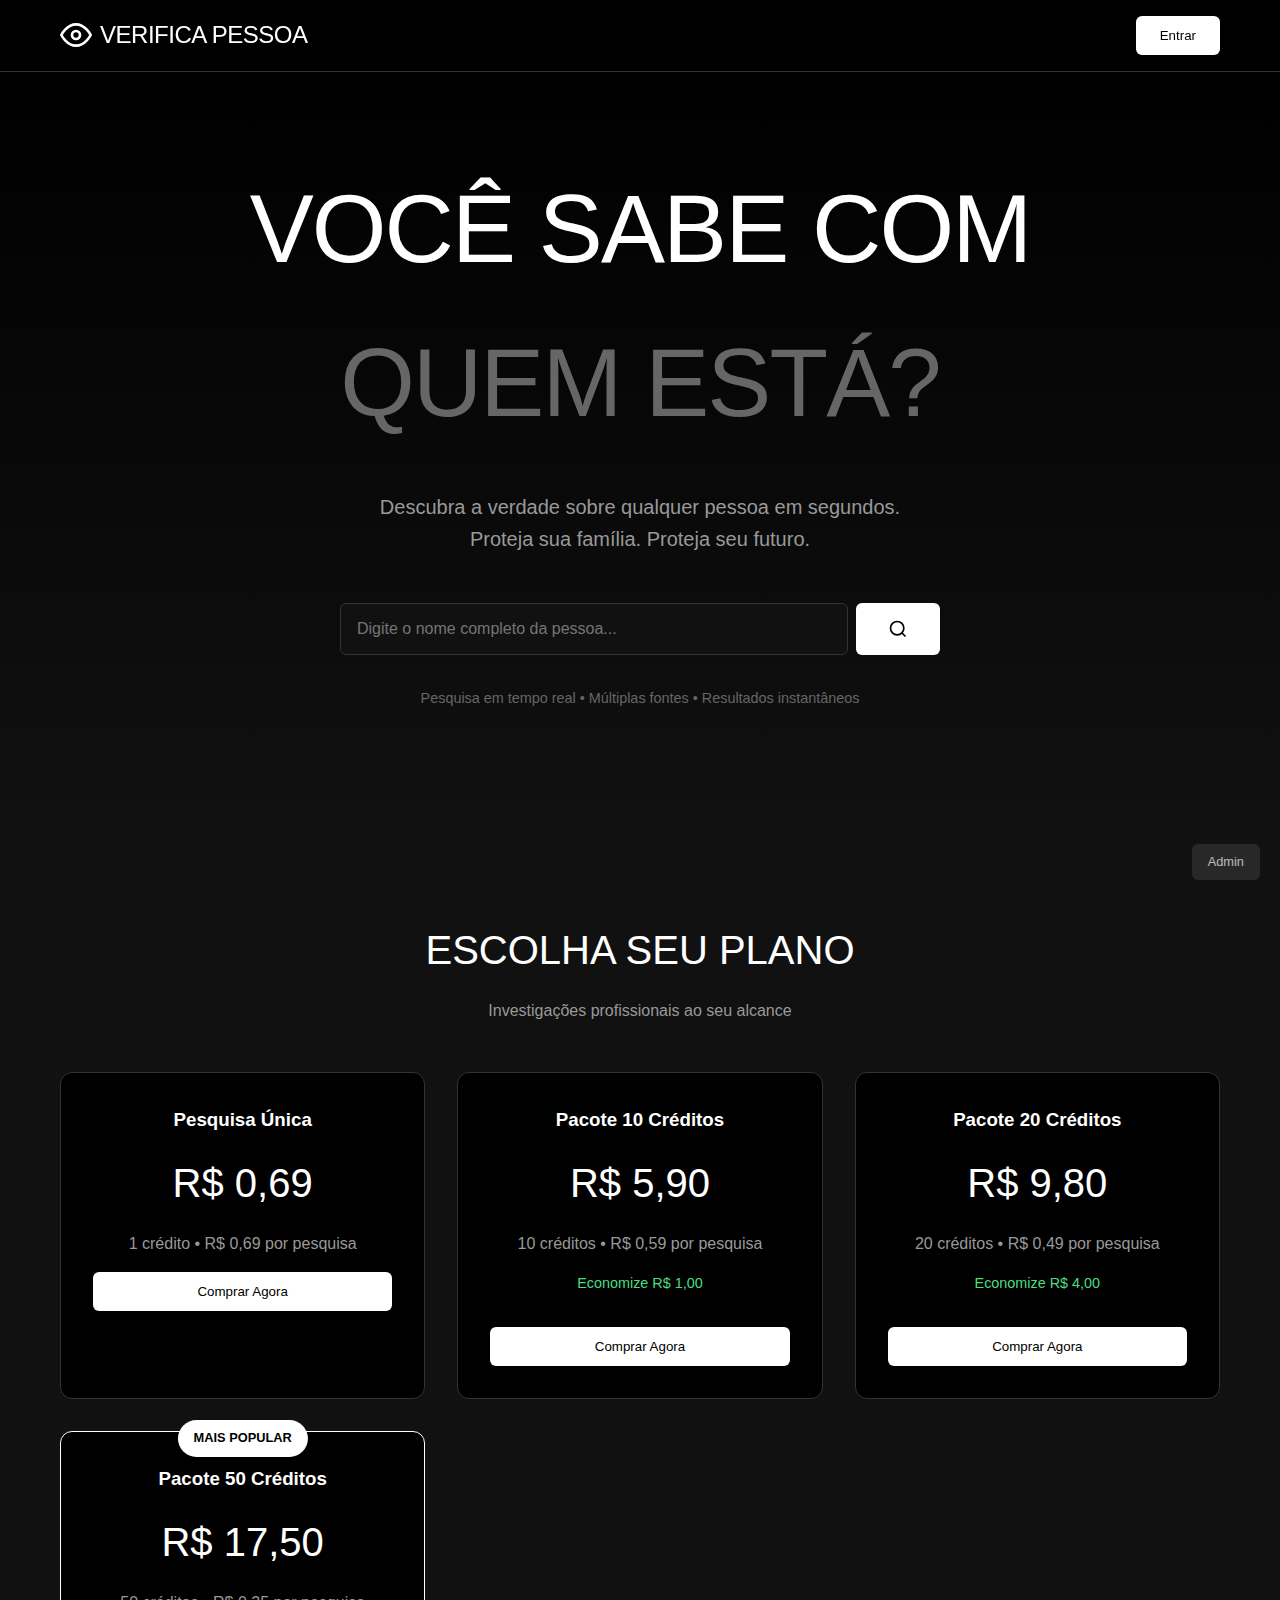
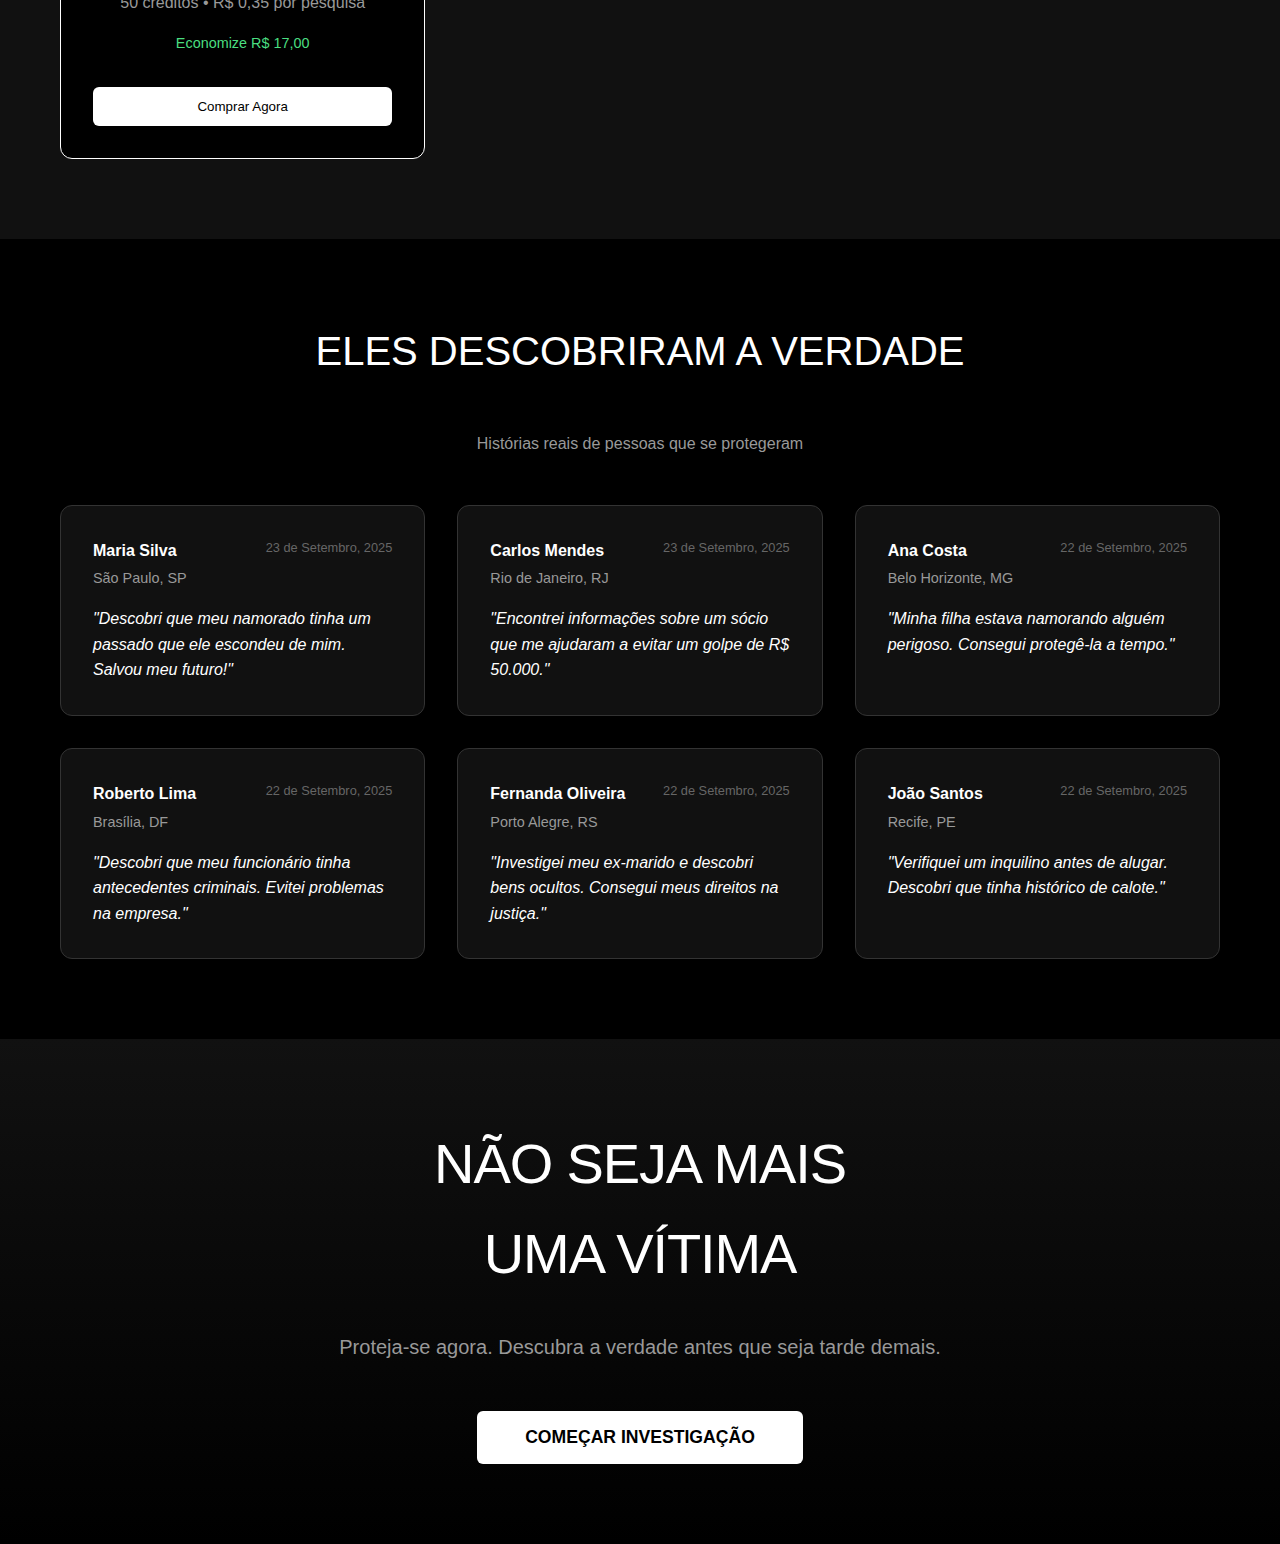
<file: index.html>
<!DOCTYPE html>
<html lang="pt-BR">
<head>
    <meta charset="UTF-8">
    <meta name="viewport" content="width=device-width, initial-scale=1.0">
    <title>VerificaPessoa - Busca Profunda de Pessoas</title>
    <style>
        * {
            margin: 0;
            padding: 0;
            box-sizing: border-box;
        }
        
        body {
            font-family: -apple-system, BlinkMacSystemFont, 'Segoe UI', Roboto, sans-serif;
            background: #000;
            color: #fff;
            line-height: 1.6;
        }
        
        .container {
            max-width: 1200px;
            margin: 0 auto;
            padding: 0 20px;
        }
        
        /* Header */
        header {
            background: rgba(0,0,0,0.95);
            backdrop-filter: blur(10px);
            border-bottom: 1px solid #333;
            position: sticky;
            top: 0;
            z-index: 100;
        }
        
        .header-content {
            display: flex;
            justify-content: space-between;
            align-items: center;
            padding: 1rem 0;
        }
        
        .logo {
            display: flex;
            align-items: center;
            gap: 0.5rem;
            font-size: 1.5rem;
            font-weight: 300;
            letter-spacing: -0.02em;
        }
        
        .btn {
            background: #fff;
            color: #000;
            border: none;
            padding: 0.75rem 1.5rem;
            border-radius: 6px;
            font-weight: 500;
            cursor: pointer;
            transition: all 0.2s;
        }
        
        .btn:hover {
            background: #f0f0f0;
        }
        
        .btn:disabled {
            opacity: 0.6;
            cursor: not-allowed;
        }
        
        /* Hero Section */
        .hero {
            background: linear-gradient(to bottom, #000, #111);
            padding: 5rem 0;
            text-align: center;
        }
        
        .hero h1 {
            font-size: clamp(3rem, 8vw, 6rem);
            font-weight: 300;
            margin-bottom: 2rem;
            letter-spacing: -0.02em;
        }
        
        .hero .subtitle {
            color: #666;
        }
        
        .hero p {
            font-size: 1.25rem;
            color: #999;
            margin-bottom: 3rem;
            font-weight: 300;
        }
        
        .search-box {
            max-width: 600px;
            margin: 0 auto 2rem;
            display: flex;
            gap: 0.5rem;
        }
        
        .search-input {
            flex: 1;
            padding: 1rem;
            background: #111;
            border: 1px solid #333;
            border-radius: 6px;
            color: #fff;
            font-size: 1rem;
        }
        
        .search-input:focus {
            outline: none;
            border-color: #fff;
        }
        
        .search-btn {
            padding: 1rem 2rem;
            background: #fff;
            color: #000;
            border: none;
            border-radius: 6px;
            font-weight: 500;
            cursor: pointer;
            display: flex;
            align-items: center;
            justify-content: center;
        }
        
        /* Pricing Section */
        .pricing {
            padding: 5rem 0;
            background: #111;
        }
        
        .pricing h2 {
            text-align: center;
            font-size: 2.5rem;
            font-weight: 300;
            margin-bottom: 1rem;
        }
        
        .pricing-subtitle {
            text-align: center;
            color: #999;
            margin-bottom: 3rem;
        }
        
        .pricing-grid {
            display: grid;
            grid-template-columns: repeat(auto-fit, minmax(280px, 1fr));
            gap: 2rem;
            margin-top: 3rem;
        }
        
        .pricing-card {
            background: #000;
            border: 1px solid #333;
            border-radius: 12px;
            padding: 2rem;
            text-align: center;
            position: relative;
        }
        
        .pricing-card.popular {
            border-color: #fff;
        }
        
        .popular-badge {
            position: absolute;
            top: -12px;
            left: 50%;
            transform: translateX(-50%);
            background: #fff;
            color: #000;
            padding: 0.5rem 1rem;
            border-radius: 20px;
            font-size: 0.8rem;
            font-weight: 600;
        }
        
        .price {
            font-size: 2.5rem;
            font-weight: 300;
            margin: 1rem 0;
        }
        
        .price-details {
            color: #999;
            margin-bottom: 1rem;
        }
        
        .savings {
            color: #4ade80;
            font-size: 0.9rem;
            margin-bottom: 2rem;
        }
        
        /* Modal */
        .modal {
            display: none;
            position: fixed;
            top: 0;
            left: 0;
            width: 100%;
            height: 100%;
            background: rgba(0,0,0,0.8);
            z-index: 1000;
        }
        
        .modal.active {
            display: flex;
            align-items: center;
            justify-content: center;
        }
        
        .modal-content {
            background: #111;
            border: 1px solid #333;
            border-radius: 12px;
            padding: 2rem;
            max-width: 400px;
            width: 90%;
        }
        
        .modal h3 {
            margin-bottom: 1rem;
        }
        
        .modal h4 {
            margin: 1.5rem 0 1rem 0;
            color: #fff;
            border-bottom: 1px solid #333;
            padding-bottom: 0.5rem;
        }
        
        .form-group {
            margin-bottom: 1rem;
        }
        
        .form-group label {
            display: block;
            margin-bottom: 0.5rem;
            color: #999;
        }
        
        .form-group input {
            width: 100%;
            padding: 0.75rem;
            background: #000;
            border: 1px solid #333;
            border-radius: 6px;
            color: #fff;
        }
        
        .form-group input:focus {
            outline: none;
            border-color: #fff;
        }
        
        .modal-buttons {
            display: flex;
            gap: 1rem;
            margin-top: 2rem;
        }
        
        .btn-secondary {
            background: #333;
            color: #fff;
            border: none;
            padding: 0.75rem 1.5rem;
            border-radius: 6px;
            cursor: pointer;
        }
        
        /* Testimonials */
        .testimonials {
            padding: 5rem 0;
            background: #000;
        }
        
        .testimonials h2 {
            text-align: center;
            font-size: 2.5rem;
            font-weight: 300;
            margin-bottom: 3rem;
        }
        
        .testimonials-grid {
            display: grid;
            grid-template-columns: repeat(auto-fit, minmax(350px, 1fr));
            gap: 2rem;
        }
        
        .testimonial {
            background: #111;
            border: 1px solid #333;
            border-radius: 12px;
            padding: 2rem;
        }
        
        .testimonial-header {
            display: flex;
            justify-content: space-between;
            align-items: start;
            margin-bottom: 1rem;
        }
        
        .testimonial-author h4 {
            font-weight: 600;
            margin-bottom: 0.25rem;
        }
        
        .testimonial-location {
            color: #999;
            font-size: 0.9rem;
        }
        
        .testimonial-date {
            color: #666;
            font-size: 0.8rem;
        }
        
        .testimonial-text {
            font-style: italic;
            line-height: 1.6;
        }
        
        /* CTA Section */
        .cta {
            padding: 5rem 0;
            background: linear-gradient(to bottom, #111, #000);
            text-align: center;
        }
        
        .cta h2 {
            font-size: clamp(2rem, 5vw, 3.5rem);
            font-weight: 300;
            margin-bottom: 2rem;
            letter-spacing: -0.02em;
        }
        
        .cta p {
            font-size: 1.25rem;
            color: #999;
            margin-bottom: 3rem;
        }
        
        .cta-btn {
            background: #fff;
            color: #000;
            padding: 1rem 3rem;
            border: none;
            border-radius: 6px;
            font-size: 1.1rem;
            font-weight: 600;
            cursor: pointer;
            transition: all 0.2s;
        }
        
        .cta-btn:hover {
            background: #f0f0f0;
            transform: translateY(-2px);
        }
        
        /* Admin Link */
        .admin-link {
            position: fixed;
            bottom: 20px;
            right: 20px;
            background: #333;
            color: #fff;
            padding: 0.5rem 1rem;
            border-radius: 6px;
            text-decoration: none;
            font-size: 0.8rem;
            opacity: 0.7;
        }
        
        .admin-link:hover {
            opacity: 1;
            background: #555;
        }
        
        /* Loading Animation */
        @keyframes spin {
            0% { transform: rotate(0deg); }
            100% { transform: rotate(360deg); }
        }
        
        .loading-spinner {
            width: 20px;
            height: 20px;
            border: 2px solid #000;
            border-top: 2px solid transparent;
            border-radius: 50%;
            animation: spin 1s linear infinite;
        }
        
        /* Responsive */
        @media (max-width: 768px) {
            .search-box {
                flex-direction: column;
            }
            
            .pricing-grid {
                grid-template-columns: 1fr;
            }
            
            .testimonials-grid {
                grid-template-columns: 1fr;
            }
        }
    </style>
</head>
<body>
    <!-- Header -->
    <header>
        <div class="container">
            <div class="header-content">
                <div class="logo">
                    <svg width="32" height="32" viewBox="0 0 24 24" fill="none" stroke="currentColor" stroke-width="2">
                        <path d="M1 12s4-8 11-8 11 8 11 8-4 8-11 8-11-8-11-8z"/>
                        <circle cx="12" cy="12" r="3"/>
                    </svg>
                    <span>VERIFICA PESSOA</span>
                </div>
                <button class="btn" onclick="openLoginModal()">Entrar</button>
            </div>
        </div>
    </header>

    <!-- Hero Section -->
    <section class="hero">
        <div class="container">
            <h1>
                VOCÊ SABE COM<br>
                <span class="subtitle">QUEM ESTÁ?</span>
            </h1>
            
            <p>
                Descubra a verdade sobre qualquer pessoa em segundos.<br>
                <strong>Proteja sua família. Proteja seu futuro.</strong>
            </p>

            <div class="search-box">
                <input type="text" class="search-input" id="searchInput" placeholder="Digite o nome completo da pessoa...">
                <button class="search-btn" onclick="performRealSearch()">
                    <svg width="20" height="20" viewBox="0 0 24 24" fill="none" stroke="currentColor" stroke-width="2">
                        <circle cx="11" cy="11" r="8"/>
                        <path d="m21 21-4.35-4.35"/>
                    </svg>
                </button>
            </div>

            <p style="font-size: 0.9rem; color: #666;">
                Pesquisa em tempo real • Múltiplas fontes • Resultados instantâneos
            </p>
        </div>
    </section>

    <!-- Pricing Section -->
    <section class="pricing">
        <div class="container">
            <h2>ESCOLHA SEU PLANO</h2>
            <p class="pricing-subtitle">Investigações profissionais ao seu alcance</p>
            
            <div class="pricing-grid">
                <div class="pricing-card">
                    <h3>Pesquisa Única</h3>
                    <div class="price">R$ 0,69</div>
                    <div class="price-details">1 crédito • R$ 0,69 por pesquisa</div>
                    <button class="btn" style="width: 100%;" onclick="buyPackage('individual')">Comprar Agora</button>
                </div>

                <div class="pricing-card">
                    <h3>Pacote 10 Créditos</h3>
                    <div class="price">R$ 5,90</div>
                    <div class="price-details">10 créditos • R$ 0,59 por pesquisa</div>
                    <div class="savings">Economize R$ 1,00</div>
                    <button class="btn" style="width: 100%;" onclick="buyPackage('pack10')">Comprar Agora</button>
                </div>

                <div class="pricing-card">
                    <h3>Pacote 20 Créditos</h3>
                    <div class="price">R$ 9,80</div>
                    <div class="price-details">20 créditos • R$ 0,49 por pesquisa</div>
                    <div class="savings">Economize R$ 4,00</div>
                    <button class="btn" style="width: 100%;" onclick="buyPackage('pack20')">Comprar Agora</button>
                </div>

                <div class="pricing-card popular">
                    <div class="popular-badge">MAIS POPULAR</div>
                    <h3>Pacote 50 Créditos</h3>
                    <div class="price">R$ 17,50</div>
                    <div class="price-details">50 créditos • R$ 0,35 por pesquisa</div>
                    <div class="savings">Economize R$ 17,00</div>
                    <button class="btn" style="width: 100%;" onclick="buyPackage('pack50')">Comprar Agora</button>
                </div>
            </div>
        </div>
    </section>

    <!-- Testimonials -->
    <section class="testimonials">
        <div class="container">
            <h2>ELES DESCOBRIRAM A VERDADE</h2>
            <p style="text-align: center; color: #999; margin-bottom: 3rem;">Histórias reais de pessoas que se protegeram</p>
            
            <div class="testimonials-grid">
                <div class="testimonial">
                    <div class="testimonial-header">
                        <div class="testimonial-author">
                            <h4>Maria Silva</h4>
                            <div class="testimonial-location">São Paulo, SP</div>
                        </div>
                        <div class="testimonial-date">23 de Setembro, 2025</div>
                    </div>
                    <p class="testimonial-text">"Descobri que meu namorado tinha um passado que ele escondeu de mim. Salvou meu futuro!"</p>
                </div>

                <div class="testimonial">
                    <div class="testimonial-header">
                        <div class="testimonial-author">
                            <h4>Carlos Mendes</h4>
                            <div class="testimonial-location">Rio de Janeiro, RJ</div>
                        </div>
                        <div class="testimonial-date">23 de Setembro, 2025</div>
                    </div>
                    <p class="testimonial-text">"Encontrei informações sobre um sócio que me ajudaram a evitar um golpe de R$ 50.000."</p>
                </div>

                <div class="testimonial">
                    <div class="testimonial-header">
                        <div class="testimonial-author">
                            <h4>Ana Costa</h4>
                            <div class="testimonial-location">Belo Horizonte, MG</div>
                        </div>
                        <div class="testimonial-date">22 de Setembro, 2025</div>
                    </div>
                    <p class="testimonial-text">"Minha filha estava namorando alguém perigoso. Consegui protegê-la a tempo."</p>
                </div>

                <div class="testimonial">
                    <div class="testimonial-header">
                        <div class="testimonial-author">
                            <h4>Roberto Lima</h4>
                            <div class="testimonial-location">Brasília, DF</div>
                        </div>
                        <div class="testimonial-date">22 de Setembro, 2025</div>
                    </div>
                    <p class="testimonial-text">"Descobri que meu funcionário tinha antecedentes criminais. Evitei problemas na empresa."</p>
                </div>

                <div class="testimonial">
                    <div class="testimonial-header">
                        <div class="testimonial-author">
                            <h4>Fernanda Oliveira</h4>
                            <div class="testimonial-location">Porto Alegre, RS</div>
                        </div>
                        <div class="testimonial-date">22 de Setembro, 2025</div>
                    </div>
                    <p class="testimonial-text">"Investigei meu ex-marido e descobri bens ocultos. Consegui meus direitos na justiça."</p>
                </div>

                <div class="testimonial">
                    <div class="testimonial-header">
                        <div class="testimonial-author">
                            <h4>João Santos</h4>
                            <div class="testimonial-location">Recife, PE</div>
                        </div>
                        <div class="testimonial-date">22 de Setembro, 2025</div>
                    </div>
                    <p class="testimonial-text">"Verifiquei um inquilino antes de alugar. Descobri que tinha histórico de calote."</p>
                </div>
            </div>
        </div>
    </section>

    <!-- CTA Section -->
    <section class="cta">
        <div class="container">
            <h2>
                NÃO SEJA MAIS<br>
                UMA VÍTIMA
            </h2>
            <p>Proteja-se agora. Descubra a verdade antes que seja tarde demais.</p>
            <button class="cta-btn" onclick="performRealSearch()">COMEÇAR INVESTIGAÇÃO</button>
        </div>
    </section>

    <!-- Login Modal -->
    <div id="loginModal" class="modal">
        <div class="modal-content">
            <h3>Entrar na sua conta</h3>
            <form onsubmit="handleLogin(event)">
                <div class="form-group">
                    <label>Email:</label>
                    <input type="email" id="loginEmail" required>
                </div>
                <div class="form-group">
                    <label>Senha:</label>
                    <input type="password" id="loginPassword" required>
                </div>
                <div class="modal-buttons">
                    <button type="button" class="btn-secondary" onclick="closeModal()">Cancelar</button>
                    <button type="submit" class="btn">Entrar</button>
                </div>
            </form>
            <p style="margin-top: 1rem; text-align: center; color: #999;">
                Não tem conta? <a href="#" onclick="openRegisterModal()" style="color: #fff;">Cadastre-se</a>
            </p>
        </div>
    </div>

    <!-- Register Modal -->
    <div id="registerModal" class="modal">
        <div class="modal-content">
            <h3>Criar nova conta</h3>
            <form onsubmit="handleRegister(event)">
                <div class="form-group">
                    <label>Email:</label>
                    <input type="email" id="registerEmail" required>
                </div>
                <div class="form-group">
                    <label>Senha:</label>
                    <input type="password" id="registerPassword" required>
                </div>
                <div class="modal-buttons">
                    <button type="button" class="btn-secondary" onclick="closeModal()">Cancelar</button>
                    <button type="submit" class="btn">Cadastrar</button>
                </div>
            </form>
            <p style="margin-top: 1rem; text-align: center; color: #999;">
                Já tem conta? <a href="#" onclick="openLoginModal()" style="color: #fff;">Entrar</a>
            </p>
        </div>
    </div>

    <!-- Admin Link -->
    <a href="admin.html" class="admin-link">Admin</a>

    <script>
        // Sistema de Pesquisa Real - VerificaPessoa
        class PersonSearchSystem {
            constructor() {
                this.searchSources = [
                    'google', 'bing', 'linkedin', 'facebook', 'instagram', 
                    'twitter', 'tiktok', 'youtube', 'tribunais', 'empresas', 'adult_platforms'
                ];
            }

            async performSearch(fullName) {
                const results = {
                    name: fullName,
                    timestamp: new Date().toISOString(),
                    sources_searched: this.searchSources.length,
                    profiles_found: 0,
                    social_media: [],
                    professional: [],
                    legal_records: [],
                    adult_content: [],
                    risk_assessment: 'low',
                    confidence_score: 0
                };

                // Simular delay de pesquisa real
                await new Promise(resolve => setTimeout(resolve, 2000));

                try {
                    const socialResults = await this.searchSocialMedia(fullName);
                    results.social_media = socialResults;
                    results.profiles_found += socialResults.length;

                    const professionalResults = await this.searchProfessional(fullName);
                    results.professional = professionalResults;
                    results.profiles_found += professionalResults.length;

                    const legalResults = await this.searchLegalRecords(fullName);
                    results.legal_records = legalResults;

                    const adultResults = await this.searchAdultPlatforms(fullName);
                    results.adult_content = adultResults;
                    results.profiles_found += adultResults.length;

                    results.confidence_score = this.calculateConfidenceScore(results);
                    results.risk_assessment = this.assessRisk(results);

                    return results;

                } catch (error) {
                    console.error('Erro na pesquisa:', error);
                    throw new Error('Falha na pesquisa. Tente novamente.');
                }
            }

            async searchSocialMedia(name) {
                const platforms = ['Facebook', 'Instagram', 'LinkedIn', 'Twitter', 'TikTok', 'YouTube'];
                const results = [];

                for (const platform of platforms) {
                    const found = Math.random() > 0.3;
                    
                    if (found) {
                        results.push({
                            platform: platform,
                            profile_url: `https://${platform.toLowerCase()}.com/profile/${name.replace(' ', '.')}`,
                            last_activity: this.getRandomDate(),
                            followers: Math.floor(Math.random() * 10000),
                            verified: Math.random() > 0.8
                        });
                    }
                }

                return results;
            }

            async searchProfessional(name) {
                const results = [];
                
                const linkedinFound = Math.random() > 0.4;
                if (linkedinFound) {
                    results.push({
                        type: 'LinkedIn',
                        company: this.getRandomCompany(),
                        position: this.getRandomPosition(),
                        location: this.getRandomLocation(),
                        experience_years: Math.floor(Math.random() * 20) + 1
                    });
                }

                const businessFound = Math.random() > 0.7;
                if (businessFound) {
                    results.push({
                        type: 'Empresa',
                        company_name: `${name.split(' ')[0]} ${this.getRandomBusinessType()}`,
                        cnpj: this.generateCNPJ(),
                        status: Math.random() > 0.2 ? 'Ativa' : 'Inativa',
                        founded: this.getRandomYear()
                    });
                }

                return results;
            }

            async searchLegalRecords(name) {
                const results = [];
                
                const legalFound = Math.random() > 0.6;
                if (legalFound) {
                    const processTypes = ['Cível', 'Trabalhista', 'Criminal', 'Família'];
                    const randomType = processTypes[Math.floor(Math.random() * processTypes.length)];
                    
                    results.push({
                        type: 'Processo Judicial',
                        process_type: randomType,
                        court: `Tribunal de ${this.getRandomLocation()}`,
                        year: this.getRandomYear(),
                        status: Math.random() > 0.5 ? 'Em andamento' : 'Arquivado'
                    });
                }

                return results;
            }

            async searchAdultPlatforms(name) {
                const results = [];
                const platforms = ['OnlyFans', 'Privacy', 'CamSoda', 'Chaturbate'];
                
                for (const platform of platforms) {
                    const found = Math.random() > 0.85;
                    
                    if (found) {
                        results.push({
                            platform: platform,
                            profile_type: 'Creator',
                            subscribers: Math.floor(Math.random() * 5000),
                            content_type: 'Adult Content',
                            verified: Math.random() > 0.5,
                            last_active: this.getRandomDate()
                        });
                    }
                }

                return results;
            }

            calculateConfidenceScore(results) {
                let score = 0;
                score += results.profiles_found * 10;
                
                results.social_media.forEach(profile => {
                    if (profile.verified) score += 20;
                });
                
                score += results.professional.length * 15;
                score += results.legal_records.length * 25;
                
                return Math.min(score, 100);
            }

            assessRisk(results) {
                let riskScore = 0;
                
                results.legal_records.forEach(record => {
                    if (record.process_type === 'Criminal') riskScore += 30;
                    if (record.process_type === 'Trabalhista') riskScore += 10;
                });
                
                riskScore += results.adult_content.length * 5;
                
                if (riskScore >= 30) return 'high';
                if (riskScore >= 15) return 'medium';
                return 'low';
            }

            getRandomDate() {
                const start = new Date(2020, 0, 1);
                const end = new Date();
                return new Date(start.getTime() + Math.random() * (end.getTime() - start.getTime()))
                    .toLocaleDateString('pt-BR');
            }

            getRandomCompany() {
                const companies = ['Petrobras', 'Vale', 'Itaú', 'Bradesco', 'Magazine Luiza', 'Ambev', 'JBS', 'Natura'];
                return companies[Math.floor(Math.random() * companies.length)];
            }

            getRandomPosition() {
                const positions = ['Analista', 'Coordenador', 'Gerente', 'Diretor', 'Consultor', 'Especialista'];
                return positions[Math.floor(Math.random() * positions.length)];
            }

            getRandomLocation() {
                const locations = ['São Paulo', 'Rio de Janeiro', 'Belo Horizonte', 'Brasília', 'Porto Alegre', 'Salvador'];
                return locations[Math.floor(Math.random() * locations.length)];
            }

            getRandomBusinessType() {
                const types = ['Consultoria', 'Serviços', 'Comércio', 'Tecnologia', 'Marketing'];
                return types[Math.floor(Math.random() * types.length)];
            }

            getRandomYear() {
                return Math.floor(Math.random() * 20) + 2005;
            }

            generateCNPJ() {
                const numbers = Array.from({length: 14}, () => Math.floor(Math.random() * 10));
                return numbers.join('').replace(/(\d{2})(\d{3})(\d{3})(\d{4})(\d{2})/, '$1.$2.$3/$4-$5');
            }
        }

        // Função principal de pesquisa
        async function performRealSearch() {
            const searchInput = document.getElementById('searchInput');
            const query = searchInput.value.trim();
            
            if (!query) {
                alert('Digite o nome completo da pessoa para pesquisar');
                return;
            }

            const searchBtn = document.querySelector('.search-btn');
            const originalHTML = searchBtn.innerHTML;
            searchBtn.innerHTML = '<div class="loading-spinner"></div>';
            searchBtn.disabled = true;

            try {
                const searchSystem = new PersonSearchSystem();
                const results = await searchSystem.performSearch(query);
                displaySearchResults(results);
                
            } catch (error) {
                alert('Erro na pesquisa: ' + error.message);
            } finally {
                searchBtn.innerHTML = originalHTML;
                searchBtn.disabled = false;
            }
        }

        function displaySearchResults(results) {
            const modal = document.createElement('div');
            modal.className = 'modal active';
            modal.innerHTML = `
                <div class="modal-content" style="max-width: 800px; max-height: 80vh; overflow-y: auto;">
                    <h3>🔍 Relatório de Investigação - ${results.name}</h3>
                    <div style="margin: 1rem 0; padding: 1rem; background: #000; border-radius: 6px;">
                        <strong>📊 Resumo da Pesquisa:</strong><br>
                        • ${results.profiles_found} perfis encontrados<br>
                        • ${results.sources_searched} fontes consultadas<br>
                        • Confiança: ${results.confidence_score}%<br>
                        • Nível de risco: ${results.risk_assessment === 'low' ? '🟢 Baixo' : results.risk_assessment === 'medium' ? '🟡 Médio' : '🔴 Alto'}
                    </div>
                    
                    ${results.social_media.length > 0 ? `
                    <h4>📱 Redes Sociais (${results.social_media.length})</h4>
                    <div style="margin-bottom: 2rem;">
                        ${results.social_media.map(profile => `
                            <div style="background: #000; padding: 1rem; margin: 0.5rem 0; border-radius: 6px;">
                                <strong>${profile.platform}</strong><br>
                                Seguidores: ${profile.followers.toLocaleString()}<br>
                                Última atividade: ${profile.last_activity}<br>
                                ${profile.verified ? '✅ Perfil verificado' : ''}
                            </div>
                        `).join('')}
                    </div>
                    ` : ''}
                    
                    ${results.professional.length > 0 ? `
                    <h4>💼 Informações Profissionais (${results.professional.length})</h4>
                    <div style="margin-bottom: 2rem;">
                        ${results.professional.map(info => `
                            <div style="background: #000; padding: 1rem; margin: 0.5rem 0; border-radius: 6px;">
                                <strong>${info.type}</strong><br>
                                ${info.company ? `Empresa: ${info.company}<br>` : ''}
                                ${info.position ? `Cargo: ${info.position}<br>` : ''}
                                ${info.cnpj ? `CNPJ: ${info.cnpj}<br>` : ''}
                                ${info.status ? `Status: ${info.status}<br>` : ''}
                            </div>
                        `).join('')}
                    </div>
                    ` : ''}
                    
                    ${results.legal_records.length > 0 ? `
                    <h4>⚖️ Registros Legais (${results.legal_records.length})</h4>
                    <div style="margin-bottom: 2rem;">
                        ${results.legal_records.map(record => `
                            <div style="background: #000; padding: 1rem; margin: 0.5rem 0; border-radius: 6px;">
                                <strong>${record.type}</strong><br>
                                Tipo: ${record.process_type}<br>
                                Tribunal: ${record.court}<br>
                                Ano: ${record.year}<br>
                                Status: ${record.status}
                            </div>
                        `).join('')}
                    </div>
                    ` : ''}
                    
                    ${results.adult_content.length > 0 ? `
                    <h4>🔞 Conteúdo Adulto (${results.adult_content.length})</h4>
                    <div style="margin-bottom: 2rem;">
                        ${results.adult_content.map(content => `
                            <div style="background: #000; padding: 1rem; margin: 0.5rem 0; border-radius: 6px;">
                                <strong>${content.platform}</strong><br>
                                Tipo: ${content.profile_type}<br>
                                Assinantes: ${content.subscribers.toLocaleString()}<br>
                                Última atividade: ${content.last_active}<br>
                                ${content.verified ? '✅ Perfil verificado' : ''}
                            </div>
                        `).join('')}
                    </div>
                    ` : ''}
                    
                    <div style="text-align: center; margin-top: 2rem;">
                        <button class="btn" onclick="this.parentElement.parentElement.parentElement.remove()">Fechar Relatório</button>
                    </div>
                </div>
            `;
            
            document.body.appendChild(modal);
        }

        // Modal functions
        function openLoginModal() {
            document.getElementById('loginModal').classList.add('active');
        }
        
        function openRegisterModal() {
            document.getElementById('loginModal').classList.remove('active');
            document.getElementById('registerModal').classList.add('active');
        }
        
        function closeModal() {
            document.getElementById('loginModal').classList.remove('active');
            document.getElementById('registerModal').classList.remove('active');
        }
        
        // Auth functions
        function handleLogin(event) {
            event.preventDefault();
            const email = document.getElementById('loginEmail').value;
            const password = document.getElementById('loginPassword').value;
            
            alert('Login realizado com sucesso!');
            closeModal();
        }
        
        function handleRegister(event) {
            event.preventDefault();
            const email = document.getElementById('registerEmail').value;
            const password = document.getElementById('registerPassword').value;
            
            alert('Conta criada com sucesso!');
            closeModal();
        }
        
        // Purchase functions
        function buyPackage(packageType) {
            const packages = {
                individual: { name: 'Pesquisa Única', price: 'R$ 0,69', credits: 1 },
                pack10: { name: 'Pacote 10 Créditos', price: 'R$ 5,90', credits: 10 },
                pack20: { name: 'Pacote 20 Créditos', price: 'R$ 9,80', credits: 20 },
                pack50: { name: 'Pacote 50 Créditos', price: 'R$ 17,50', credits: 50 }
            };
            
            const selected = packages[packageType];
            alert('Redirecionando para pagamento PIX:\n\n' + 
                  selected.name + '\n' +
                  selected.price + ' (' + selected.credits + ' créditos)\n\n' +
                  'Você será redirecionado para o pagamento em instantes...');
        }
        
        // Close modal when clicking outside
        window.onclick = function(event) {
            const loginModal = document.getElementById('loginModal');
            const registerModal = document.getElementById('registerModal');
            if (event.target === loginModal) {
                closeModal();
            }
            if (event.target === registerModal) {
                closeModal();
            }
        }
        
        // Enter key for search
        document.getElementById('searchInput').addEventListener('keypress', function(e) {
            if (e.key === 'Enter') {
                performRealSearch();
            }
        });
    </script>
</body>
</html>
</file>
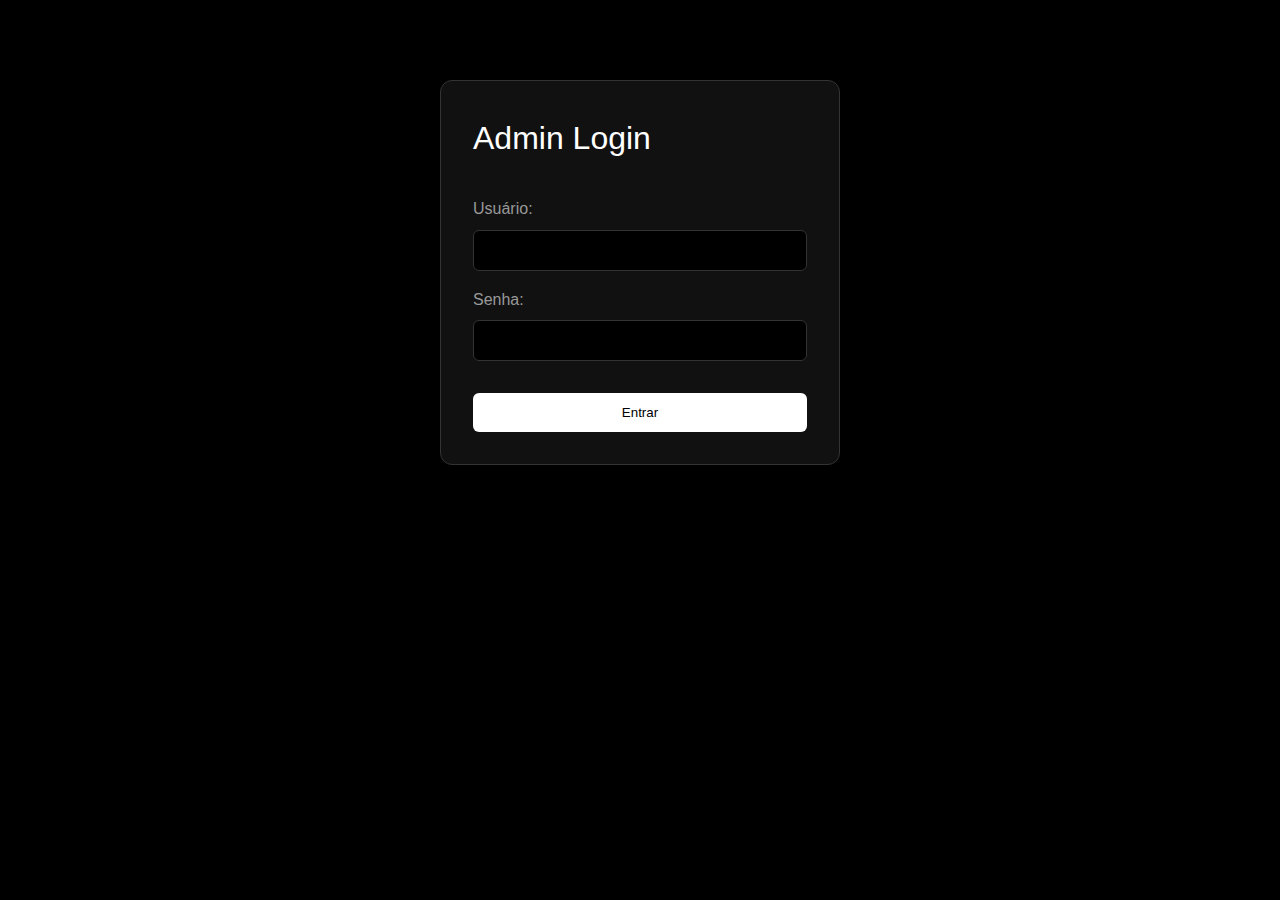
<file: admin.html>
<!DOCTYPE html>
<html lang="pt-BR">
<head>
    <meta charset="UTF-8">
    <meta name="viewport" content="width=device-width, initial-scale=1.0">
    <title>Admin - VerificaPessoa</title>
    <style>
        * {
            margin: 0;
            padding: 0;
            box-sizing: border-box;
        }
        
        body {
            font-family: -apple-system, BlinkMacSystemFont, 'Segoe UI', Roboto, sans-serif;
            background: #000;
            color: #fff;
            line-height: 1.6;
        }
        
        .container {
            max-width: 1200px;
            margin: 0 auto;
            padding: 2rem;
        }
        
        .login-container {
            max-width: 400px;
            margin: 5rem auto;
            background: #111;
            border: 1px solid #333;
            border-radius: 12px;
            padding: 2rem;
        }
        
        .dashboard {
            display: none;
        }
        
        .dashboard.active {
            display: block;
        }
        
        h1, h2 {
            margin-bottom: 2rem;
            font-weight: 300;
        }
        
        .form-group {
            margin-bottom: 1rem;
        }
        
        .form-group label {
            display: block;
            margin-bottom: 0.5rem;
            color: #999;
        }
        
        .form-group input {
            width: 100%;
            padding: 0.75rem;
            background: #000;
            border: 1px solid #333;
            border-radius: 6px;
            color: #fff;
        }
        
        .form-group input:focus {
            outline: none;
            border-color: #fff;
        }
        
        .btn {
            background: #fff;
            color: #000;
            border: none;
            padding: 0.75rem 1.5rem;
            border-radius: 6px;
            font-weight: 500;
            cursor: pointer;
            width: 100%;
            margin-top: 1rem;
        }
        
        .btn:hover {
            background: #f0f0f0;
        }
        
        .stats-grid {
            display: grid;
            grid-template-columns: repeat(auto-fit, minmax(250px, 1fr));
            gap: 2rem;
            margin-bottom: 3rem;
        }
        
        .stat-card {
            background: #111;
            border: 1px solid #333;
            border-radius: 12px;
            padding: 2rem;
            text-align: center;
        }
        
        .stat-number {
            font-size: 2.5rem;
            font-weight: 300;
            margin-bottom: 0.5rem;
        }
        
        .stat-label {
            color: #999;
        }
        
        .table-container {
            background: #111;
            border: 1px solid #333;
            border-radius: 12px;
            overflow: hidden;
            margin-bottom: 2rem;
        }
        
        .table-header {
            background: #000;
            padding: 1rem;
            border-bottom: 1px solid #333;
        }
        
        table {
            width: 100%;
            border-collapse: collapse;
        }
        
        th, td {
            padding: 1rem;
            text-align: left;
            border-bottom: 1px solid #333;
        }
        
        th {
            background: #000;
            color: #999;
            font-weight: 500;
        }
        
        .status-active {
            color: #4ade80;
        }
        
        .status-pending {
            color: #fbbf24;
        }
        
        .logout-btn {
            background: #333;
            color: #fff;
            position: absolute;
            top: 2rem;
            right: 2rem;
            padding: 0.5rem 1rem;
            border: none;
            border-radius: 6px;
            cursor: pointer;
        }
    </style>
</head>
<body>
    <!-- Login Form -->
    <div id="loginForm" class="login-container">
        <h1>Admin Login</h1>
        <form onsubmit="handleAdminLogin(event)">
            <div class="form-group">
                <label>Usuário:</label>
                <input type="text" id="adminUser" required>
            </div>
            <div class="form-group">
                <label>Senha:</label>
                <input type="password" id="adminPassword" required>
            </div>
            <button type="submit" class="btn">Entrar</button>
        </form>
    </div>

    <!-- Dashboard -->
    <div id="dashboard" class="dashboard">
        <button class="logout-btn" onclick="logout()">Sair</button>
        
        <div class="container">
            <h1>Painel Administrativo</h1>
            
            <!-- Stats -->
            <div class="stats-grid">
                <div class="stat-card">
                    <div class="stat-number">1,247</div>
                    <div class="stat-label">Usuários Cadastrados</div>
                </div>
                <div class="stat-card">
                    <div class="stat-number">3,891</div>
                    <div class="stat-label">Pesquisas Realizadas</div>
                </div>
                <div class="stat-card">
                    <div class="stat-number">R$ 2.847,30</div>
                    <div class="stat-label">Receita Total</div>
                </div>
                <div class="stat-card">
                    <div class="stat-number">156</div>
                    <div class="stat-label">Vendas Hoje</div>
                </div>
            </div>
            
            <!-- Recent Users -->
            <div class="table-container">
                <div class="table-header">
                    <h2>Usuários Recentes</h2>
                </div>
                <table>
                    <thead>
                        <tr>
                            <th>Email</th>
                            <th>Créditos</th>
                            <th>Cadastro</th>
                            <th>Status</th>
                        </tr>
                    </thead>
                    <tbody>
                        <tr>
                            <td>maria.silva@email.com</td>
                            <td>15</td>
                            <td>23/09/2025</td>
                            <td class="status-active">Ativo</td>
                        </tr>
                        <tr>
                            <td>carlos.mendes@email.com</td>
                            <td>8</td>
                            <td>23/09/2025</td>
                            <td class="status-active">Ativo</td>
                        </tr>
                        <tr>
                            <td>ana.costa@email.com</td>
                            <td>0</td>
                            <td>22/09/2025</td>
                            <td class="status-pending">Sem créditos</td>
                        </tr>
                        <tr>
                            <td>roberto.lima@email.com</td>
                            <td>25</td>
                            <td>22/09/2025</td>
                            <td class="status-active">Ativo</td>
                        </tr>
                    </tbody>
                </table>
            </div>
            
            <!-- Recent Transactions -->
            <div class="table-container">
                <div class="table-header">
                    <h2>Transações Recentes</h2>
                </div>
                <table>
                    <thead>
                        <tr>
                            <th>ID</th>
                            <th>Email</th>
                            <th>Pacote</th>
                            <th>Valor</th>
                            <th>Data</th>
                            <th>Status</th>
                        </tr>
                    </thead>
                    <tbody>
                        <tr>
                            <td>#1001</td>
                            <td>maria.silva@email.com</td>
                            <td>Pacote 10 Créditos</td>
                            <td>R$ 5,90</td>
                            <td>23/09/2025 14:30</td>
                            <td class="status-active">Confirmado</td>
                        </tr>
                        <tr>
                            <td>#1002</td>
                            <td>carlos.mendes@email.com</td>
                            <td>Pacote 50 Créditos</td>
                            <td>R$ 17,50</td>
                            <td>23/09/2025 13:15</td>
                            <td class="status-active">Confirmado</td>
                        </tr>
                        <tr>
                            <td>#1003</td>
                            <td>ana.costa@email.com</td>
                            <td>Pesquisa Única</td>
                            <td>R$ 0,69</td>
                            <td>23/09/2025 12:45</td>
                            <td class="status-pending">Pendente</td>
                        </tr>
                        <tr>
                            <td>#1004</td>
                            <td>roberto.lima@email.com</td>
                            <td>Pacote 20 Créditos</td>
                            <td>R$ 9,80</td>
                            <td>22/09/2025 18:20</td>
                            <td class="status-active">Confirmado</td>
                        </tr>
                    </tbody>
                </table>
            </div>
        </div>
    </div>

    <script>
        function handleAdminLogin(event) {
            event.preventDefault();
            
            const user = document.getElementById('adminUser').value;
            const password = document.getElementById('adminPassword').value;
            
            // Credenciais de admin (você pode alterar)
            if (user === 'admin' && password === 'Tetateta159@') {
                document.getElementById('loginForm').style.display = 'none';
                document.getElementById('dashboard').classList.add('active');
            } else {
                alert('Credenciais inválidas!');
            }
        }
        
        function logout() {
            document.getElementById('loginForm').style.display = 'block';
            document.getElementById('dashboard').classList.remove('active');
            document.getElementById('adminUser').value = '';
            document.getElementById('adminPassword').value = '';
        }
    </script>
</body>
</html>
</file>
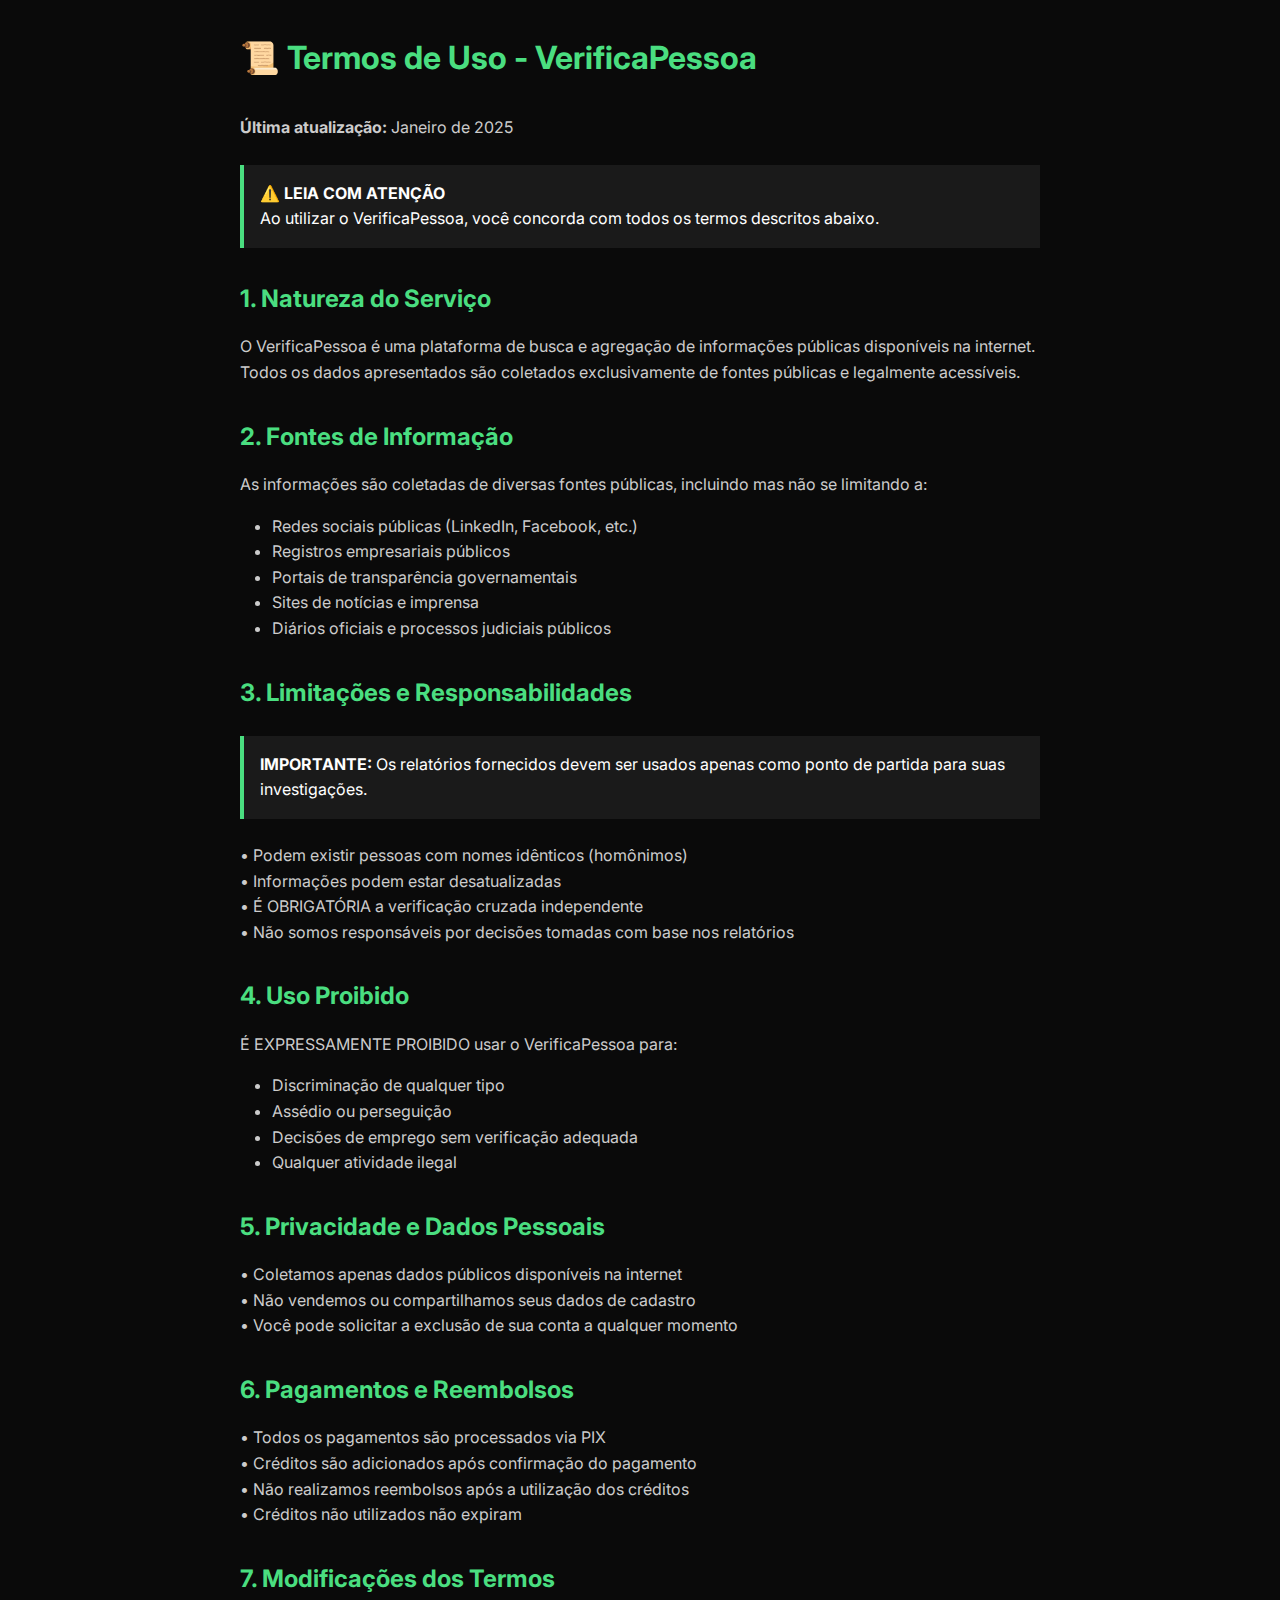
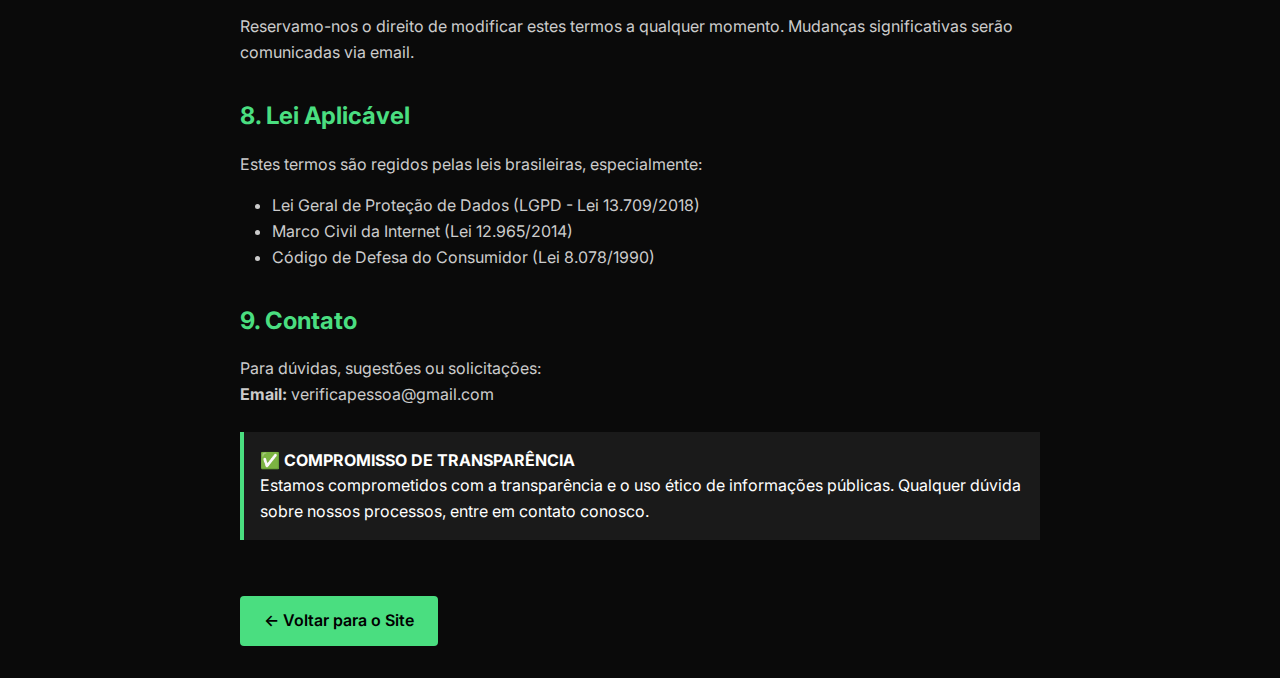
<file: termos.html>
<!DOCTYPE html>
<html lang="pt-BR">
<head>
    <meta charset="UTF-8">
    <meta name="viewport" content="width=device-width, initial-scale=1.0">
    <title>Termos de Uso - VerificaPessoa</title>
    <link href="https://fonts.googleapis.com/css2?family=Inter:wght@300;400;500;600;700&display=swap" rel="stylesheet">
    <style>
        * {
            margin: 0;
            padding: 0;
            box-sizing: border-box;
        }

        body {
            font-family: 'Inter', sans-serif;
            background: #0a0a0a;
            color: #fff;
            padding: 2rem;
            line-height: 1.6;
        }

        .container {
            max-width: 800px;
            margin: 0 auto;
        }

        h1 {
            color: #4ade80;
            margin-bottom: 2rem;
        }

        h2 {
            color: #4ade80;
            margin-top: 2rem;
            margin-bottom: 1rem;
        }

        p {
            margin-bottom: 1rem;
            color: #ccc;
        }

        .important {
            background: #1a1a1a;
            border-left: 4px solid #4ade80;
            padding: 1rem;
            margin: 1.5rem 0;
        }

        .btn {
            display: inline-block;
            background: #4ade80;
            color: #000;
            padding: 0.75rem 1.5rem;
            border-radius: 4px;
            text-decoration: none;
            font-weight: 600;
            margin-top: 2rem;
        }

        .btn:hover {
            background: #22c55e;
        }
    </style>
</head>
<body>
    <div class="container">
        <h1>📜 Termos de Uso - VerificaPessoa</h1>
        
        <p><strong>Última atualização:</strong> Janeiro de 2025</p>

        <div class="important">
            <strong>⚠️ LEIA COM ATENÇÃO</strong><br>
            Ao utilizar o VerificaPessoa, você concorda com todos os termos descritos abaixo.
        </div>

        <h2>1. Natureza do Serviço</h2>
        <p>
            O VerificaPessoa é uma plataforma de busca e agregação de informações públicas disponíveis na internet. 
            Todos os dados apresentados são coletados exclusivamente de fontes públicas e legalmente acessíveis.
        </p>

        <h2>2. Fontes de Informação</h2>
        <p>
            As informações são coletadas de diversas fontes públicas, incluindo mas não se limitando a:
        </p>
        <ul style="margin-left: 2rem; color: #ccc;">
            <li>Redes sociais públicas (LinkedIn, Facebook, etc.)</li>
            <li>Registros empresariais públicos</li>
            <li>Portais de transparência governamentais</li>
            <li>Sites de notícias e imprensa</li>
            <li>Diários oficiais e processos judiciais públicos</li>
        </ul>

        <h2>3. Limitações e Responsabilidades</h2>
        <div class="important">
            <strong>IMPORTANTE:</strong> Os relatórios fornecidos devem ser usados apenas como ponto de partida para suas investigações.
        </div>
        <p>
            • Podem existir pessoas com nomes idênticos (homônimos)<br>
            • Informações podem estar desatualizadas<br>
            • É OBRIGATÓRIA a verificação cruzada independente<br>
            • Não somos responsáveis por decisões tomadas com base nos relatórios
        </p>

        <h2>4. Uso Proibido</h2>
        <p>É EXPRESSAMENTE PROIBIDO usar o VerificaPessoa para:</p>
        <ul style="margin-left: 2rem; color: #ccc;">
            <li>Discriminação de qualquer tipo</li>
            <li>Assédio ou perseguição</li>
            <li>Decisões de emprego sem verificação adequada</li>
            <li>Qualquer atividade ilegal</li>
        </ul>

        <h2>5. Privacidade e Dados Pessoais</h2>
        <p>
            • Coletamos apenas dados públicos disponíveis na internet<br>
            • Não vendemos ou compartilhamos seus dados de cadastro<br>
            • Você pode solicitar a exclusão de sua conta a qualquer momento
        </p>

        <h2>6. Pagamentos e Reembolsos</h2>
        <p>
            • Todos os pagamentos são processados via PIX<br>
            • Créditos são adicionados após confirmação do pagamento<br>
            • Não realizamos reembolsos após a utilização dos créditos<br>
            • Créditos não utilizados não expiram
        </p>

        <h2>7. Modificações dos Termos</h2>
        <p>
            Reservamo-nos o direito de modificar estes termos a qualquer momento. 
            Mudanças significativas serão comunicadas via email.
        </p>

        <h2>8. Lei Aplicável</h2>
        <p>
            Estes termos são regidos pelas leis brasileiras, especialmente:
        </p>
        <ul style="margin-left: 2rem; color: #ccc;">
            <li>Lei Geral de Proteção de Dados (LGPD - Lei 13.709/2018)</li>
            <li>Marco Civil da Internet (Lei 12.965/2014)</li>
            <li>Código de Defesa do Consumidor (Lei 8.078/1990)</li>
        </ul>

        <h2>9. Contato</h2>
        <p>
            Para dúvidas, sugestões ou solicitações:<br>
            <strong>Email:</strong> verificapessoa@gmail.com
        </p>

        <div class="important">
            <strong>✅ COMPROMISSO DE TRANSPARÊNCIA</strong><br>
            Estamos comprometidos com a transparência e o uso ético de informações públicas.
            Qualquer dúvida sobre nossos processos, entre em contato conosco.
        </div>

        <a href="verificapessoa-index.html" class="btn">← Voltar para o Site</a>
    </div>
</body>
</html>
</file>
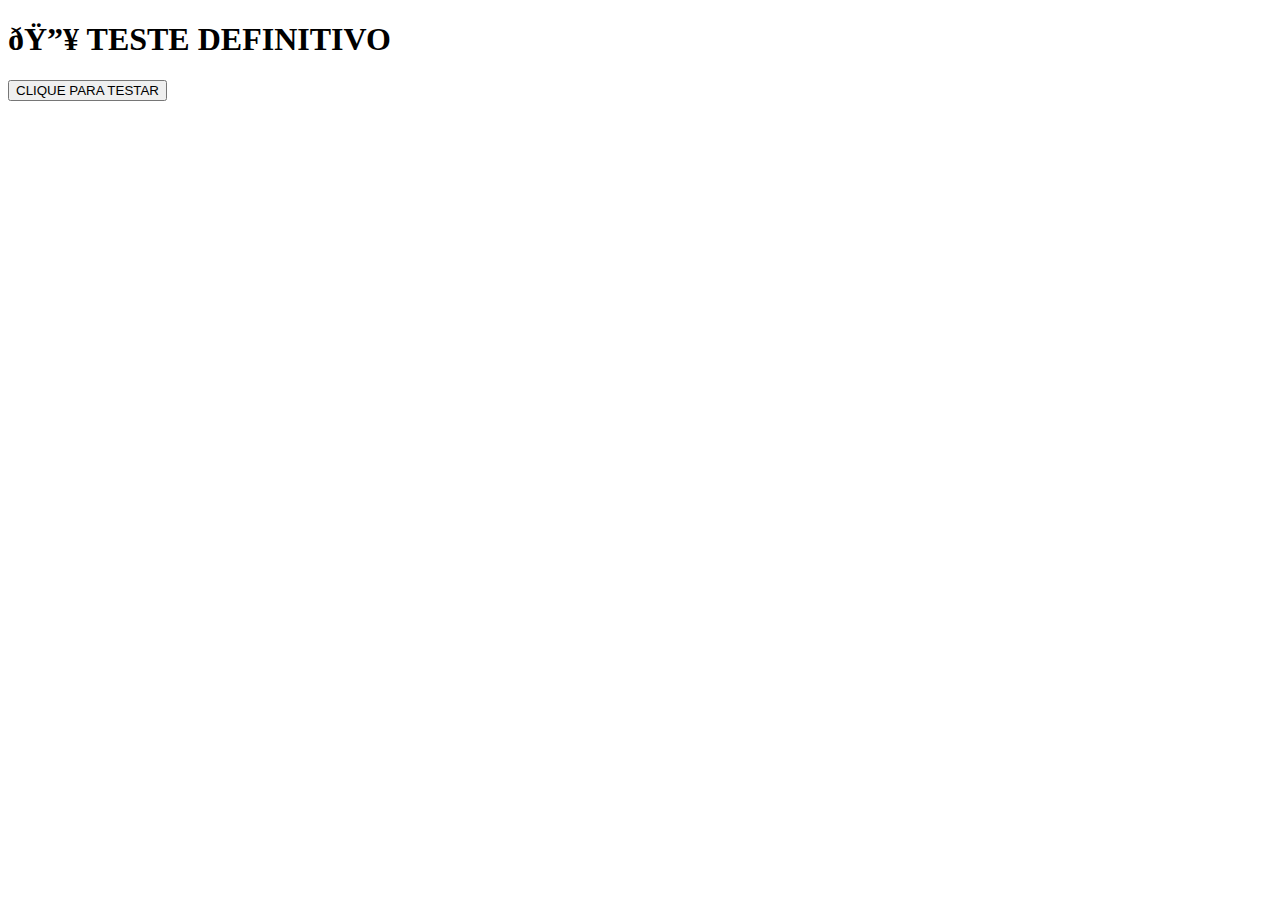
<file: teste-final.html>
<!DOCTYPE html>
<html>
<head>
    <meta charset=\"UTF-8\">
    <title>Teste Final</title>
</head>
<body style=\"background: #0a0a0a; color: white; padding: 20px; font-family: monospace;\">
    <h1 style=\"color: lime;\">🔥 TESTE DEFINITIVO</h1>
    <div style=\"margin: 20px 0;\">
        <button onclick=\"testarRegistro()\" style=\"padding: 15px 30px; font-size: 18px; cursor: pointer; background: lime; border: none;\">
            CLIQUE PARA TESTAR
        </button>
    </div>
    <div id=\"logs\" style=\"background: #1a1a1a; padding: 10px; border: 1px solid #333; min-height: 300px; max-height: 500px; overflow-y: auto;\"></div>

    <script>
        // Função de log
        function log(msg, cor = 'white') {
            const logsDiv = document.getElementById('logs');
            const time = new Date().toLocaleTimeString();
            logsDiv.innerHTML += `<div style=\"color: ${cor}; margin: 5px 0;\">[${time}] ${msg}</div>`;
            logsDiv.scrollTop = logsDiv.scrollHeight;
            console.log(msg);
        }

        log('✅ Página carregada', 'lime');
        log('✅ JavaScript funcionando', 'lime');

        async function testarRegistro() {
            log('🚀 Função testarRegistro() chamada!', 'yellow');
            
            const email = 'teste' + Date.now() + '@teste.com';
            const senha = 'senha123';
            
            log('📧 Email: ' + email, 'cyan');
            log('🔒 Senha: ***', 'cyan');
            
            const url = 'https://verificapessoa-api.onrender.com/api/auth/register';
            log('🌐 URL: ' + url, 'cyan');
            
            try {
                log('📤 Enviando requisição...', 'yellow');
                
                const response = await fetch(url, {
                    method: 'POST',
                    headers: {
                        'Content-Type': 'application/json'
                    },
                    body: JSON.stringify({ 
                        email: email, 
                        password: senha 
                    })
                });
                
                log('📥 Resposta recebida!', 'yellow');
                log('📊 Status: ' + response.status, response.ok ? 'lime' : 'red');
                log('📊 OK: ' + response.ok, response.ok ? 'lime' : 'red');
                
                const data = await response.json();
                log('📦 Dados: ' + JSON.stringify(data, null, 2), 'cyan');
                
                if (response.ok) {
                    log('✅✅✅ SUCESSO! CONTA CRIADA!', 'lime');
                    alert('✅ FUNCIONOU! Conta criada: ' + email);
                } else {
                    log('❌ ERRO: ' + data.detail, 'red');
                    alert('❌ Erro: ' + data.detail);
                }
                
            } catch (error) {
                log('❌❌❌ ERRO NA REQUISIÇÃO!', 'red');
                log('❌ Erro: ' + error.message, 'red');
                log('❌ Nome: ' + error.name, 'red');
                alert('❌ ERRO: ' + error.message);
            }
        }

        log('✅ Script completo carregado!', 'lime');
        log('⏳ Aguardando clique no botão...', 'yellow');
    </script>
</body>
</html>
</file>
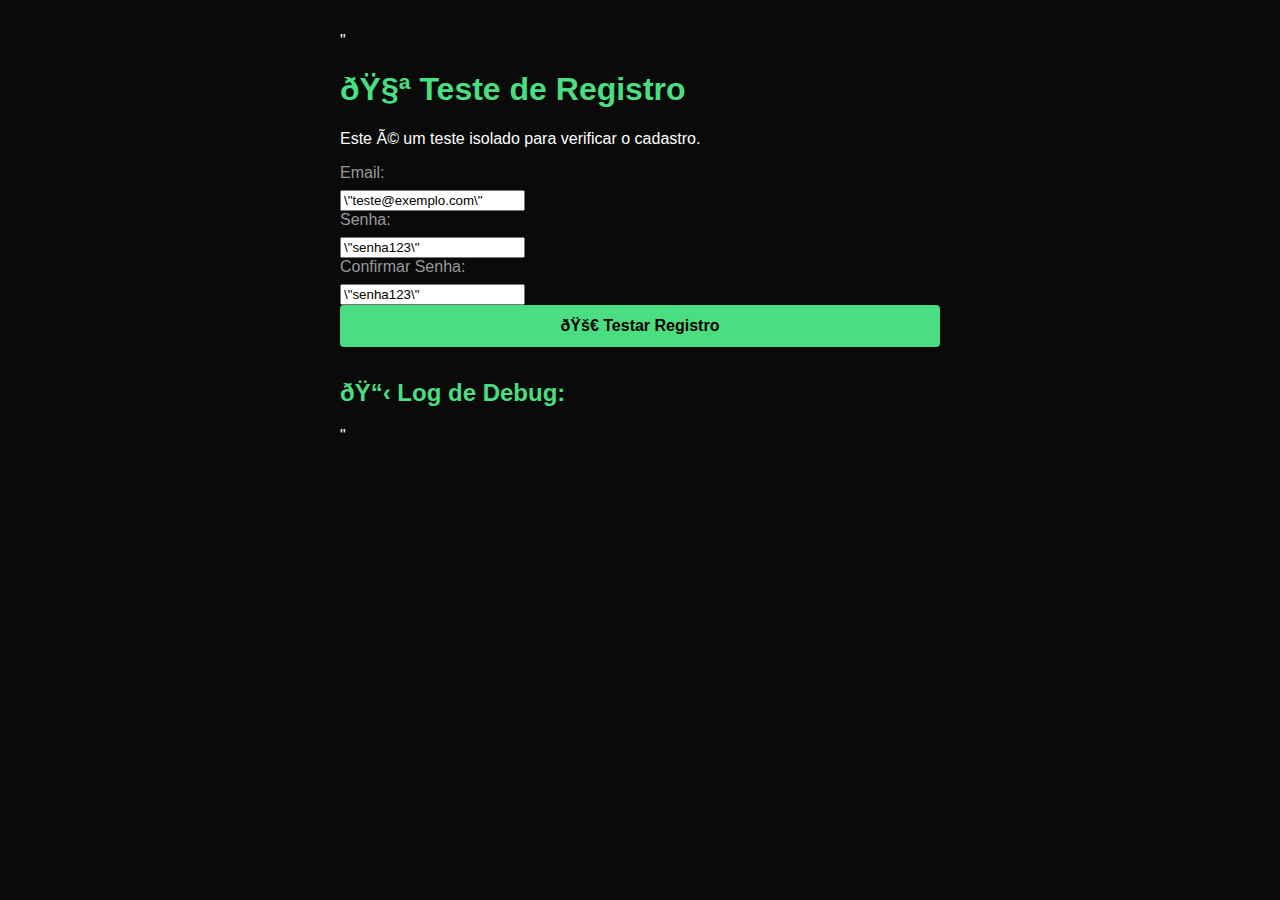
<file: teste-registro.html>
"<!DOCTYPE html>
<html lang=\"pt-BR\">
<head>
    <meta charset=\"UTF-8\">
    <meta name=\"viewport\" content=\"width=device-width, initial-scale=1.0\">
    <title>Teste de Registro - VerificaPessoa</title>
    <style>
        body {
            font-family: Arial, sans-serif;
            background: #0a0a0a;
            color: #fff;
            padding: 2rem;
            max-width: 600px;
            margin: 0 auto;
        }
        .form-group {
            margin-bottom: 1rem;
        }
        label {
            display: block;
            margin-bottom: 0.5rem;
            color: #999;
        }
        input[type=\"email\"], input[type=\"password\"] {
            width: 100%;
            padding: 0.75rem;
            background: #1a1a1a;
            border: 1px solid #333;
            border-radius: 4px;
            color: #fff;
            font-size: 16px;
        }
        button {
            background: #4ade80;
            color: #000;
            border: none;
            padding: 0.75rem 2rem;
            border-radius: 4px;
            cursor: pointer;
            font-weight: 600;
            font-size: 16px;
            width: 100%;
        }
        button:hover {
            background: #22c55e;
        }
        .log {
            background: #1a1a1a;
            padding: 1rem;
            border: 1px solid #333;
            border-radius: 4px;
            margin-top: 2rem;
            font-family: monospace;
            font-size: 12px;
            max-height: 400px;
            overflow-y: auto;
        }
        .log div {
            margin: 0.5rem 0;
        }
        .success { color: #4ade80; }
        .error { color: #ff4444; }
        .info { color: #4da6ff; }
        .warning { color: #ffa500; }
        h1 { color: #4ade80; }
        h2 { color: #4ade80; margin-top: 2rem; }
    </style>
</head>
<body>
    <h1>🧪 Teste de Registro</h1>
    <p style=\"color: #999;\">Este é um teste isolado para verificar o cadastro.</p>

    <form id=\"test-register-form\">
        <div class=\"form-group\">
            <label>Email:</label>
            <input type=\"email\" id=\"test-email\" value=\"teste@exemplo.com\" required>
        </div>
        <div class=\"form-group\">
            <label>Senha:</label>
            <input type=\"password\" id=\"test-password\" value=\"senha123\" required>
        </div>
        <div class=\"form-group\">
            <label>Confirmar Senha:</label>
            <input type=\"password\" id=\"test-confirm\" value=\"senha123\" required>
        </div>
        <button type=\"submit\">🚀 Testar Registro</button>
    </form>

    <h2>📋 Log de Debug:</h2>
    <div class=\"log\" id=\"log\"></div>

    <script>
        const BACKEND_URL = 'https://verificapessoa-api.onrender.com';
        const logDiv = document.getElementById('log');

        function addLog(message, type = 'info') {
            const logEntry = document.createElement('div');
            logEntry.className = type;
            logEntry.textContent = `[${new Date().toLocaleTimeString()}] ${message}`;
            logDiv.appendChild(logEntry);
            logDiv.scrollTop = logDiv.scrollHeight;
            console.log(message);
        }

        document.getElementById('test-register-form').addEventListener('submit', async (e) => {
            e.preventDefault();
            logDiv.innerHTML = '';
            
            addLog('🚀 Iniciando teste de registro...', 'info');
            
            const email = document.getElementById('test-email').value;
            const password = document.getElementById('test-password').value;
            const confirm = document.getElementById('test-confirm').value;
            
            addLog(`📧 Email: ${email}`, 'info');
            addLog(`🔒 Senha: ${password ? '***' : 'VAZIA'}`, 'info');
            
            if (password !== confirm) {
                addLog('❌ ERRO: Senhas não coincidem', 'error');
                return;
            }
            
            addLog('✅ Validações OK', 'success');
            addLog(`🌐 URL: ${BACKEND_URL}/api/auth/register`, 'info');
            
            try {
                addLog('📤 Enviando requisição...', 'info');
                
                const response = await fetch(`${BACKEND_URL}/api/auth/register`, {
                    method: 'POST',
                    headers: {
                        'Content-Type': 'application/json'
                    },
                    body: JSON.stringify({ email, password })
                });
                
                addLog(`📥 Status HTTP: ${response.status}`, response.ok ? 'success' : 'error');
                
                const data = await response.json();
                addLog(`📥 Resposta: ${JSON.stringify(data, null, 2)}`, response.ok ? 'success' : 'error');
                
                if (response.ok) {
                    addLog('✅ SUCESSO! Conta criada!', 'success');
                    alert('✅ Conta criada com sucesso!');
                } else {
                    addLog(`❌ ERRO: ${data.detail || 'Erro desconhecido'}`, 'error');
                    alert(`❌ Erro: ${data.detail}`);
                }
                
            } catch (error) {
                addLog(`❌ ERRO DE CONEXÃO: ${error.message}`, 'error');
                addLog(`❌ Tipo do erro: ${error.name}`, 'error');
                addLog(`❌ Stack: ${error.stack}`, 'error');
                alert(`❌ Erro de conexão: ${error.message}`);
            }
        });

        addLog('✅ Página carregada e pronta para teste', 'success');
    </script>
</body>
</html>"
</file>
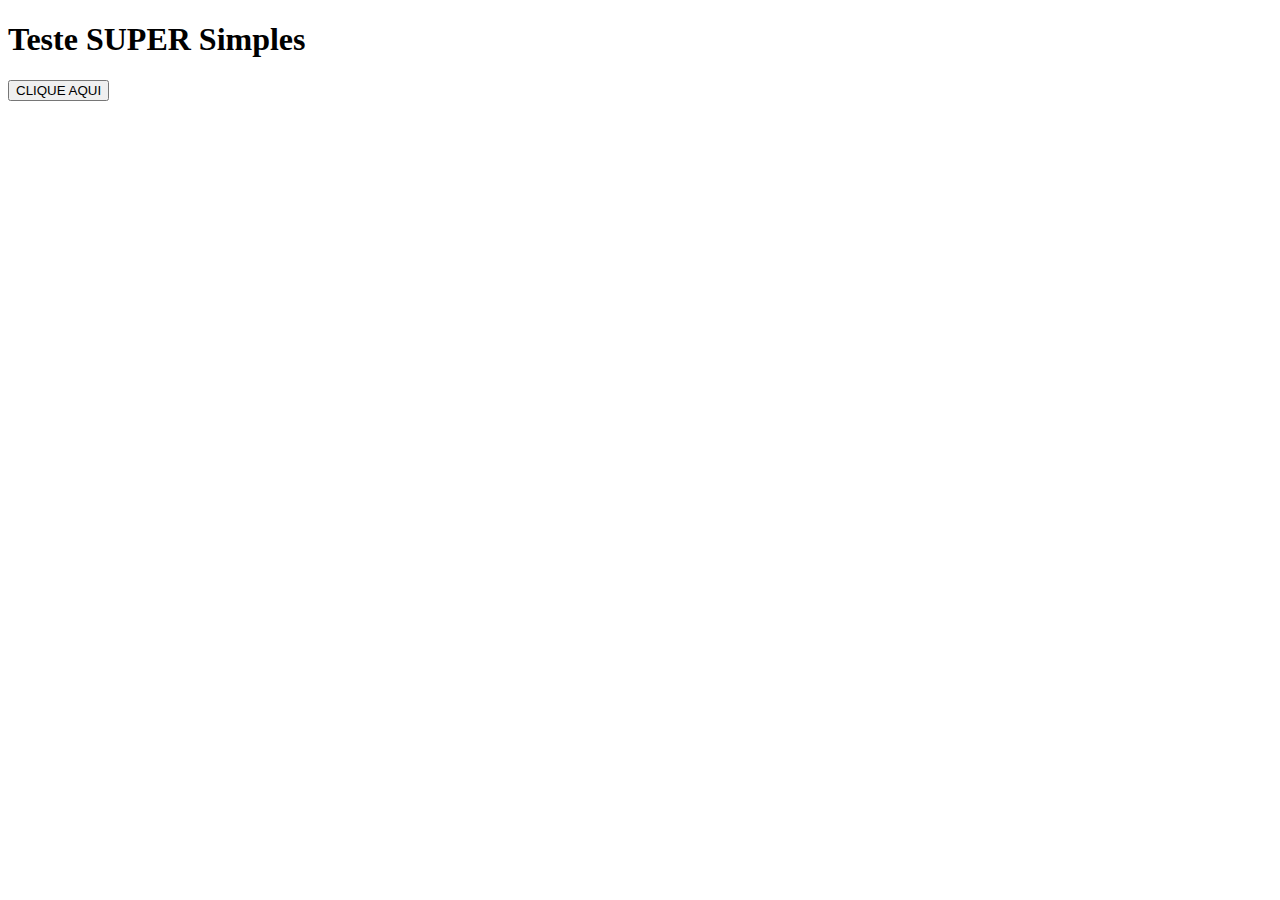
<file: teste-simples.html>
<!DOCTYPE html>
<html>
<head>
    <meta charset=\"UTF-8\">
    <title>Teste Simples</title>
</head>
<body style=\"background: #0a0a0a; color: white; padding: 20px; font-family: Arial;\">
    <h1>Teste SUPER Simples</h1>
    <button id=\"testBtn\" style=\"padding: 10px 20px; font-size: 16px; cursor: pointer;\">CLIQUE AQUI</button>
    <div id=\"result\" style=\"margin-top: 20px; padding: 10px; background: #1a1a1a; min-height: 100px;\"></div>

    <script>
        console.log('Script carregou!');
        alert('JavaScript funcionando!');
        
        document.getElementById('testBtn').addEventListener('click', async function() {
            const resultDiv = document.getElementById('result');
            resultDiv.innerHTML = '<p style=\"color: yellow;\">Testando...</p>';
            
            try {
                const response = await fetch('https://verificapessoa-api.onrender.com/api/auth/register', {
                    method: 'POST',
                    headers: { 'Content-Type': 'application/json' },
                    body: JSON.stringify({ 
                        email: 'teste' + Date.now() + '@teste.com', 
                        password: 'senha123' 
                    })
                });
                
                const data = await response.json();
                
                resultDiv.innerHTML = `
                    <p style=\"color: lime;\">Status: ${response.status}</p>
                    <p style=\"color: lime;\">Resposta: ${JSON.stringify(data, null, 2)}</p>
                `;
            } catch (error) {
                resultDiv.innerHTML = `<p style=\"color: red;\">ERRO: ${error.message}</p>`;
            }
        });
    </script>
</body>
</file>
